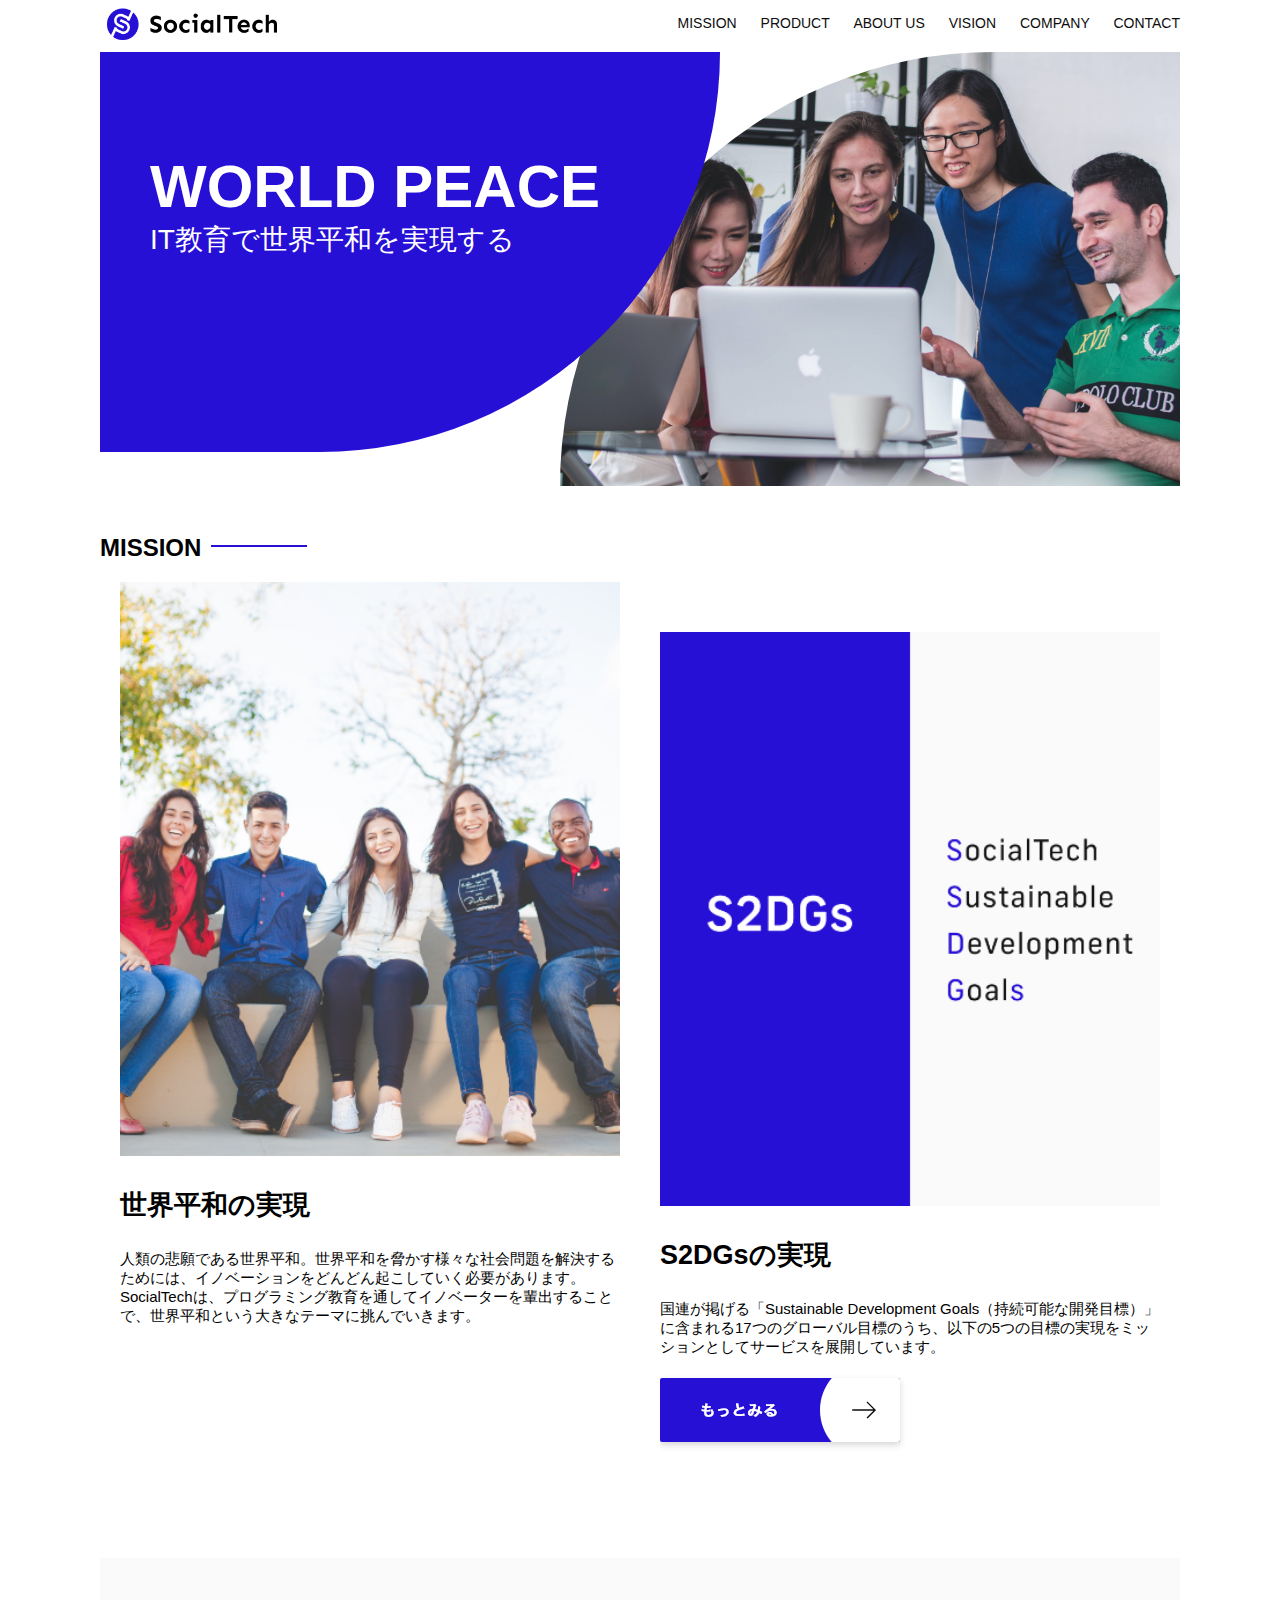
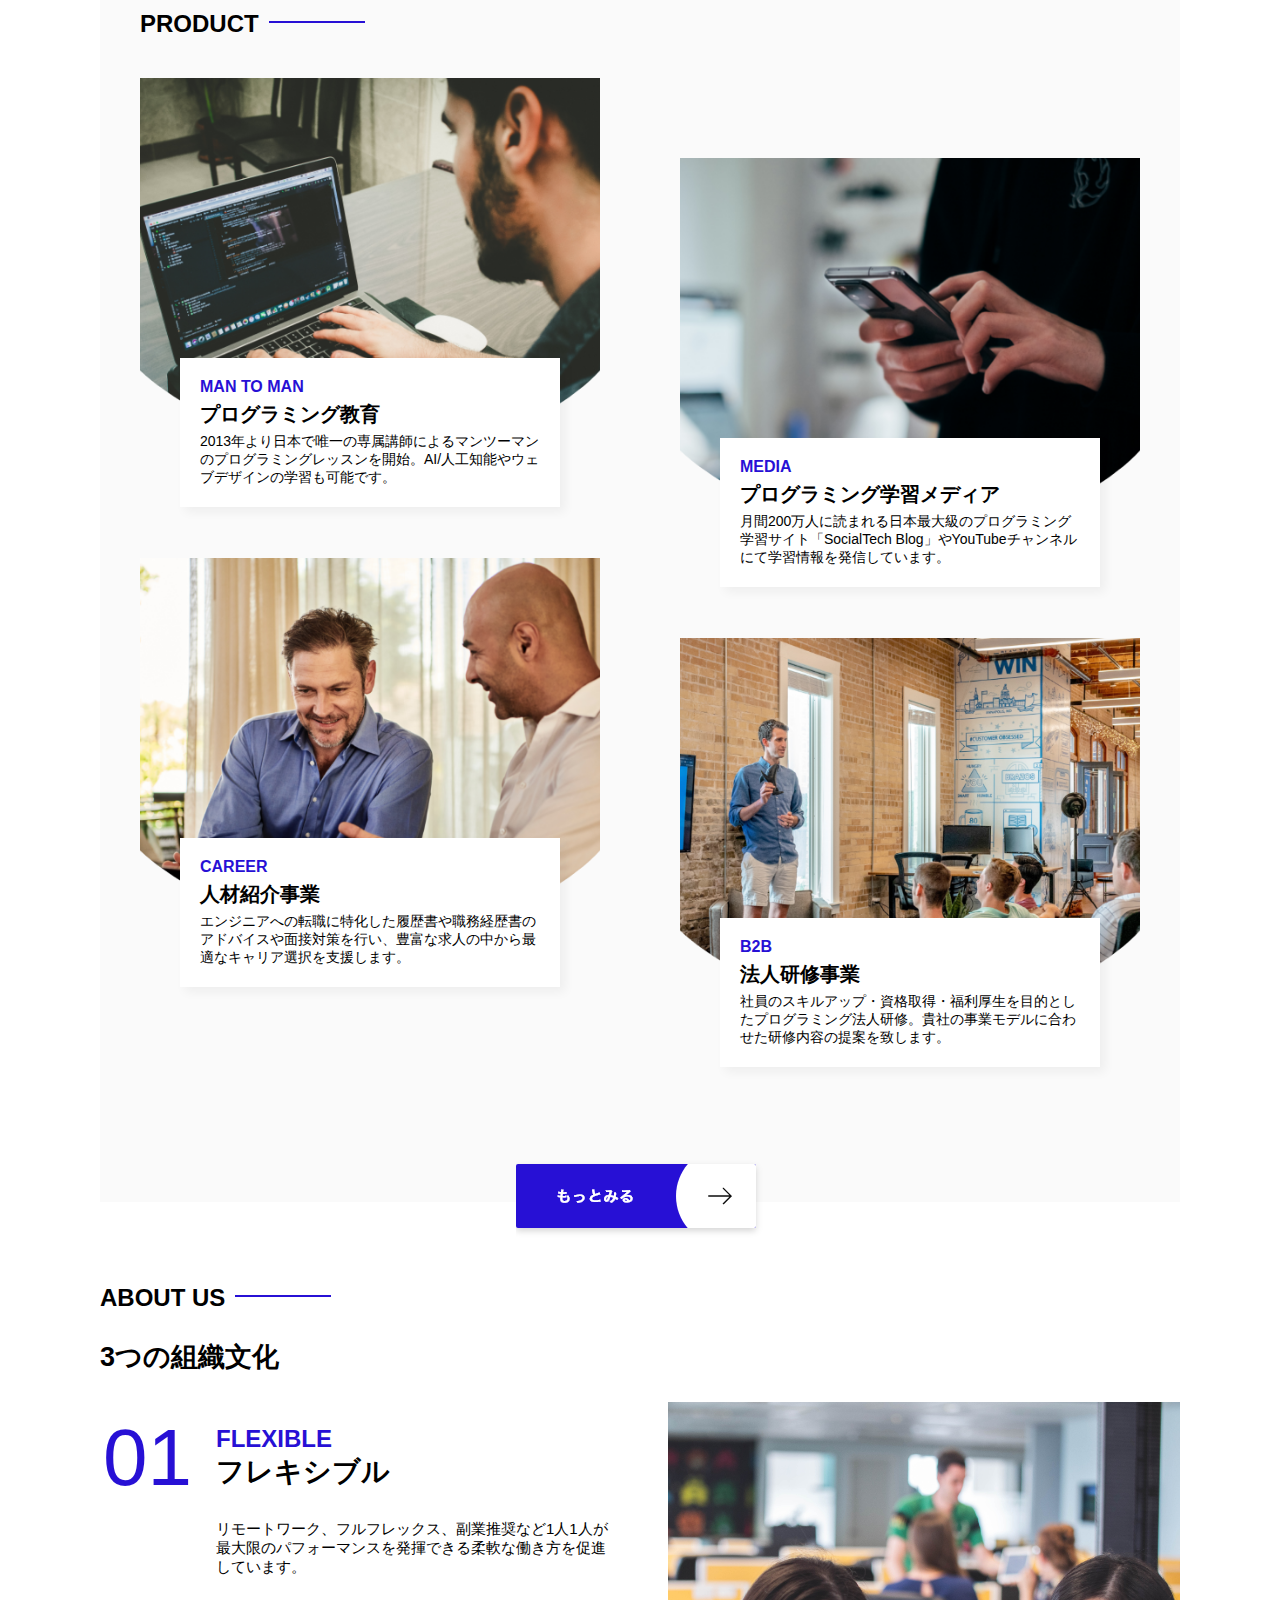
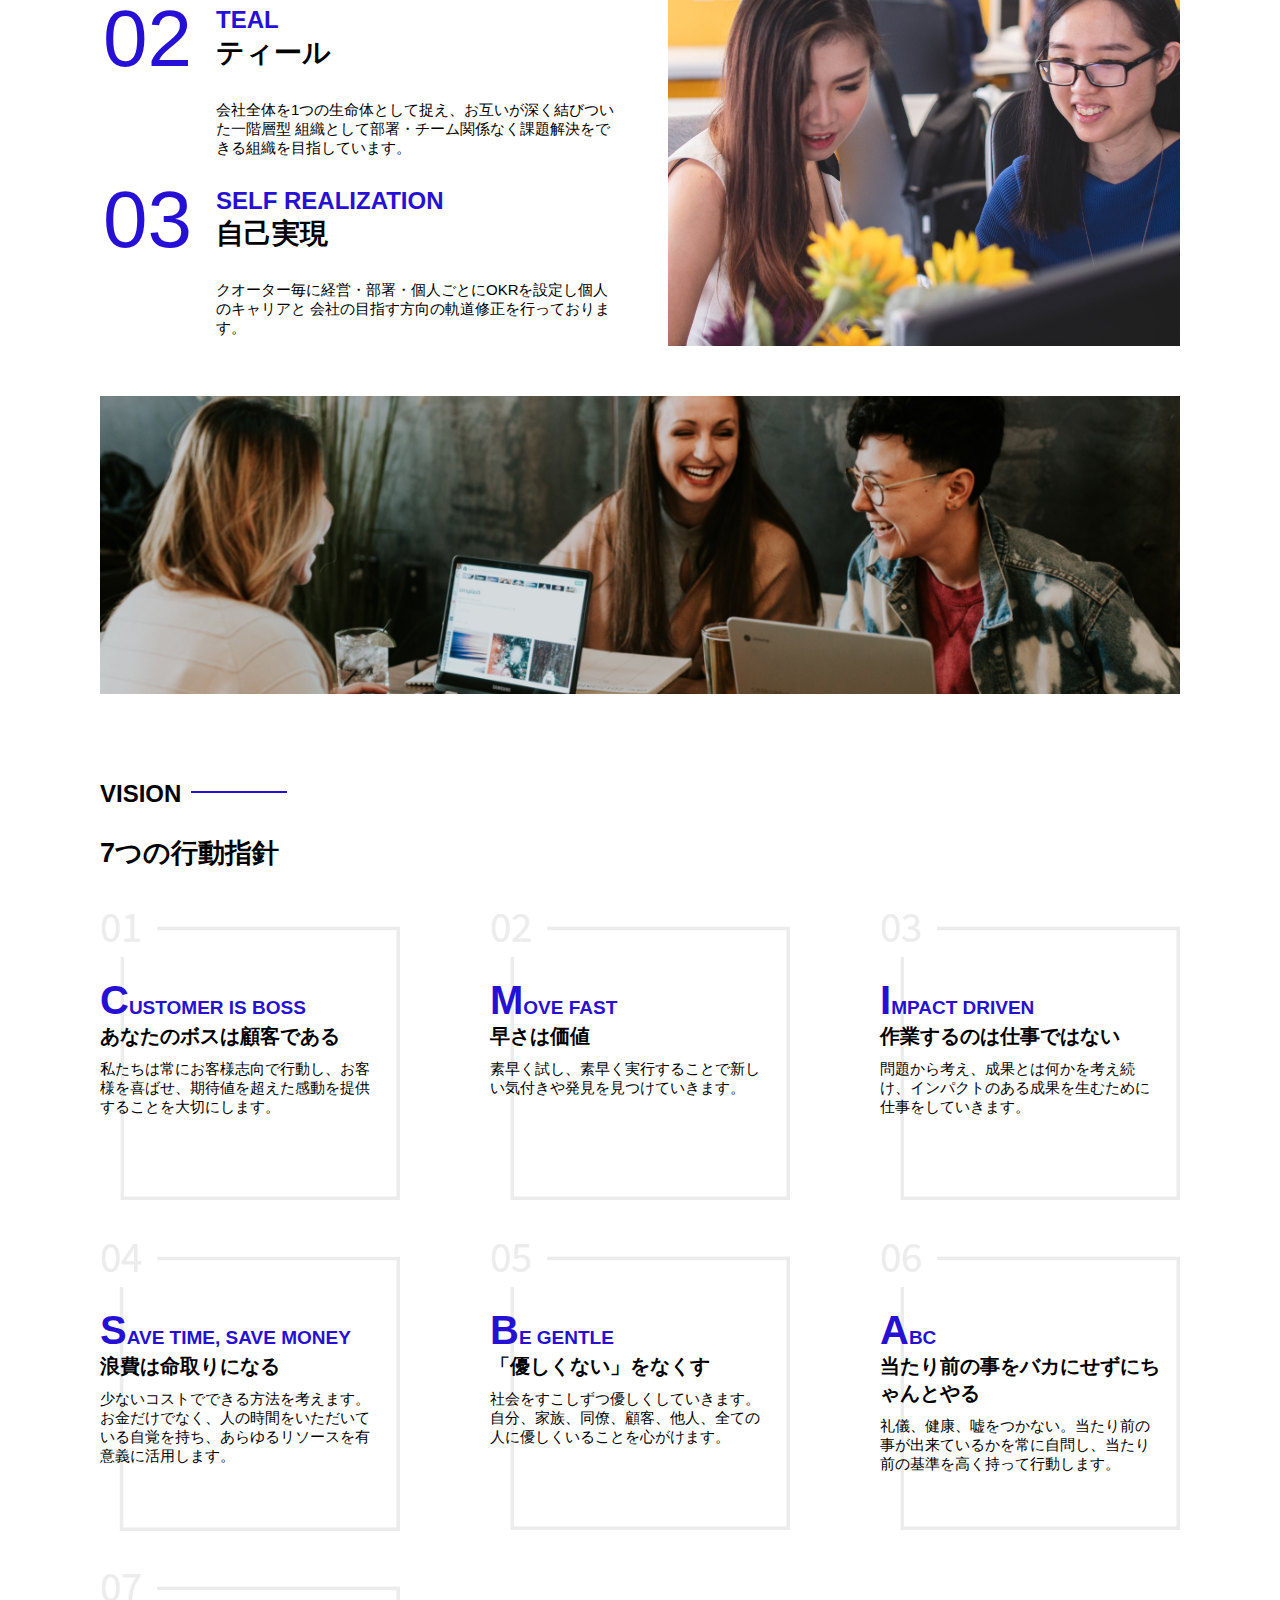
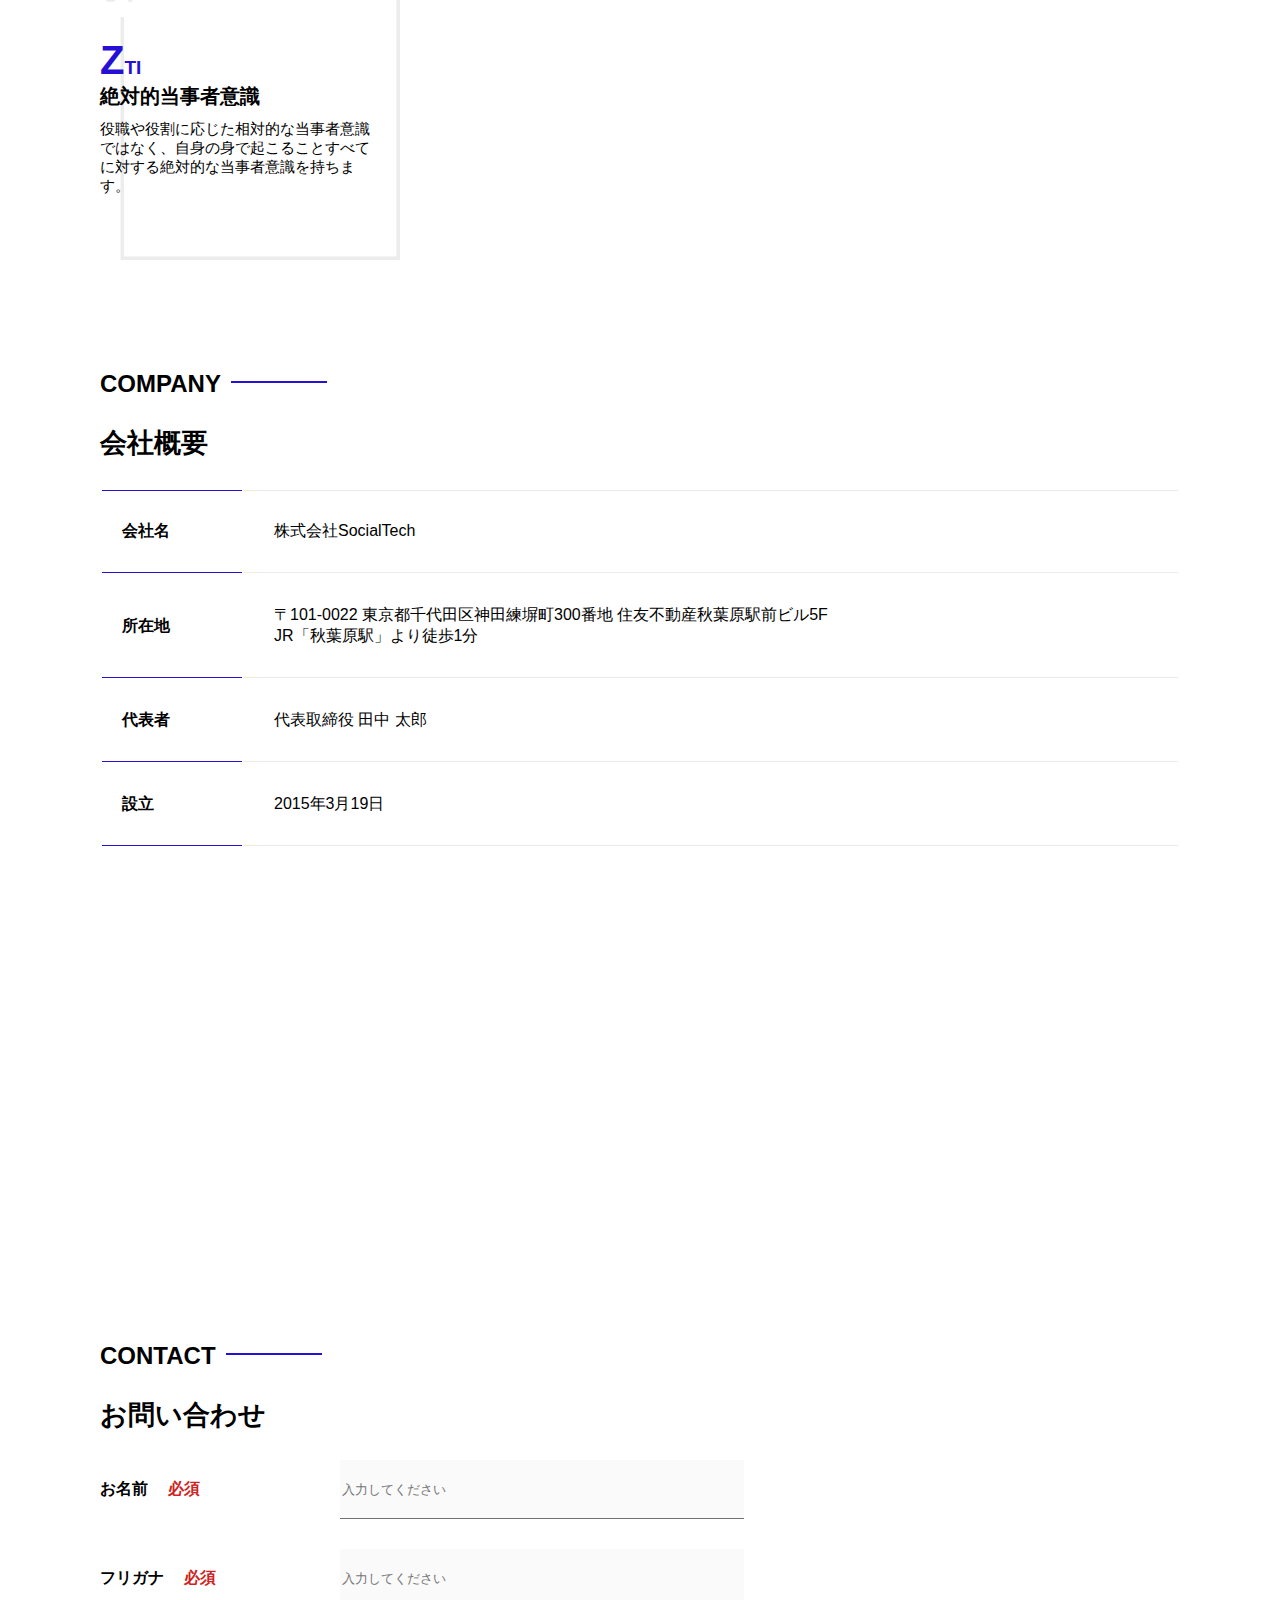
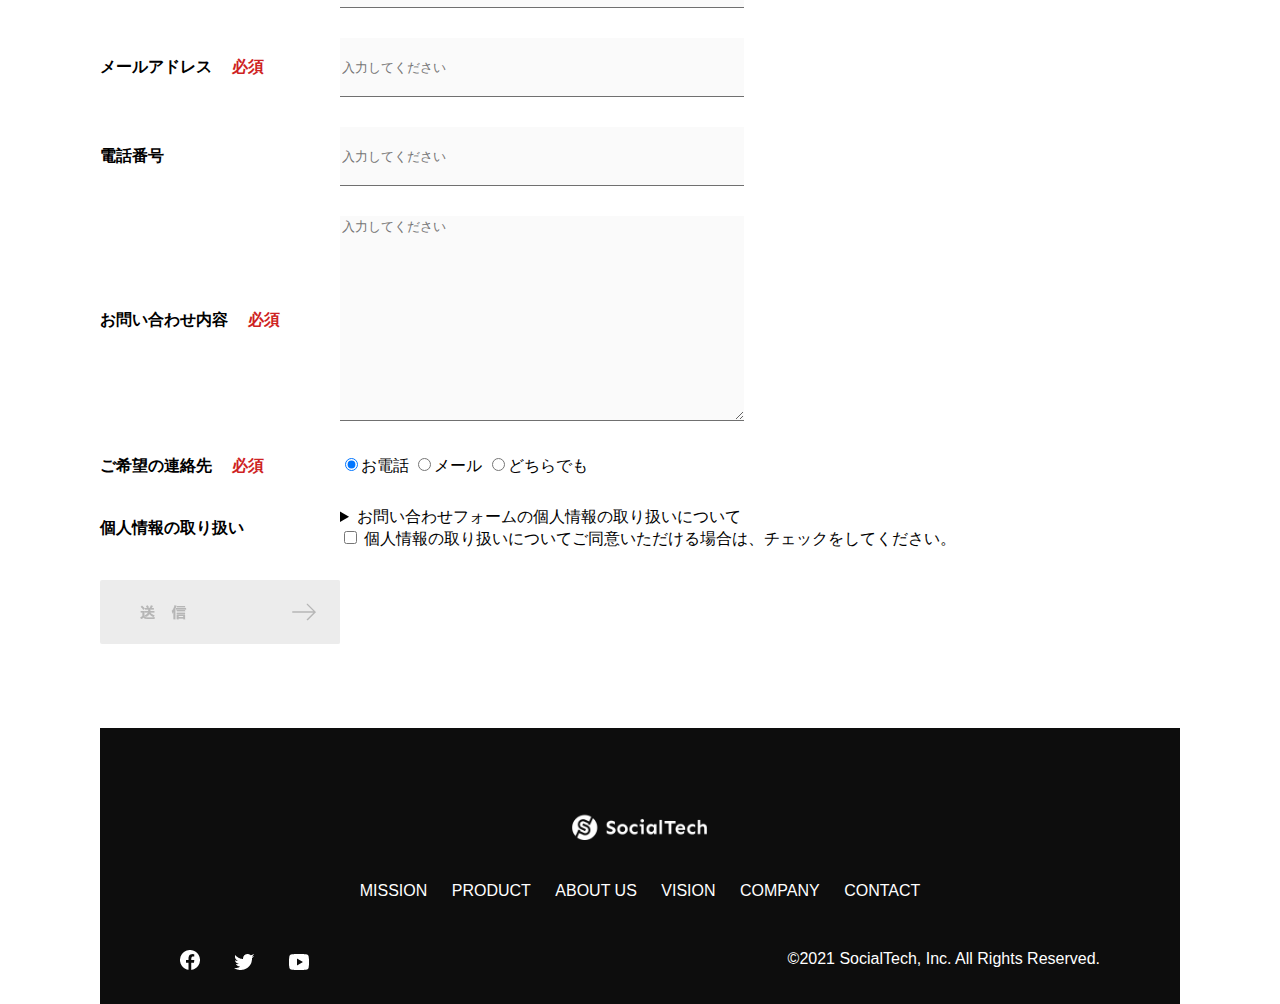
<file: index.html>
<!DOCTYPE html>
<html>
<head>
   <title>SocialTech</title>
   <meta charset="UTF-8">
   <meta name="description" content="SocialTechはEdTech業界のリーディングカンパニーを目指します。">
   <meta name="viewport" content="width=device-width, initial-scale=1.0">
   <link rel="stylesheet" href="style.css">
</head>
<body>
  <!-- ヘッダー -->
  <header>
    <!-- ロゴ -->
    <a href="index.html" id="logo"><img src="images/logo.png" alt="トップページに戻る"></a>

    <!-- PC用ナビゲーション -->
    <nav id="nav-pc">
      <a href="mission.html">MISSION</a>
      <a href="product.html">PRODUCT</a>
      <a href="index.html#aboutus">ABOUT US</a>
      <a href="index.html#vision">VISION</a>
      <a href="index.html#company">COMPANY</a>
      <a href="index.html#contact">CONTACT</a>
    </nav>
     <!-- スマホ用メニューボタン -->
     <img id="menu-sp" src="images/button-menu.png" alt="ナビゲーションを開く" onclick="document.getElementById('nav-sp').style.display = 'block'">
      <!-- スマホ用ナビゲーション -->
      <nav id="nav-sp">
        <img id="close" src="images/button-close.png" alt="ナビゲーションを閉じる" onclick="document.getElementById('nav-sp').style.display = 'none'">
        <a id="logo-sp" href="index.html" onclick="document.getElementById('nav-sp').style.display = 'none'"><img
            src="images/logo-sp.png" alt="トップページに戻る"></a>
        <a class="menu" href="mission.html" onclick="document.getElementById('nav-sp').style.display = 'none'">MISSION</a>
        <a class="menu" href="product.html" onclick="document.getElementById('nav-sp').style.display = 'none'">PRODUCT</a>
        <a class="menu" href="index.html#aboutus" onclick="document.getElementById('nav-sp').style.display = 'none'">ABOUT
          US</a>
        <a class="menu" href="index.html#vision"
          onclick="document.getElementById('nav-sp').style.display = 'none'">VISION</a>
        <a class="menu" href="index.html#company"
          onclick="document.getElementById('nav-sp').style.display = 'none'">COMPANY</a>
        <a class="menu" href="index.html#contact"
          onclick="document.getElementById('nav-sp').style.display = 'none'">CONTACT</a>
        <div id="sns">
          <a href="https://www.facebook.com/sejuku2013"><img src="images/button-facebook.png" alt="Facebookのリンク"></a>
          <a href="https://twitter.com/samuraijuku"><img src="images/button-twitter.png" alt="Twitterのリンク"></a>
          <a href="https://www.youtube.com/channel/UCCFOQO5aDK0xXam4cUQXT8g"><img src="images/button-youtube.png" alt="YouTubeのリンク"></a>
        </div>
      </nav>
    </header>
 <main>
  <article>
     <!-- メインビジュアル -->
     <section id="main-visual">
      <div id="main-message">
        <h1>WORLD PEACE</h1>
        <p>IT教育で世界平和を実現する</p>
    </div>
    <img src="images/index/index-main.png" alt="PCの周りに集まる多国籍の仲間たち">
  </section>
    <!--ミッション-->
    <section id="mission">
      <h2 class="index-h2">MISSION</h2>
      <div id="mission-flex">
        <div>
          <img id="mission-photo" src="images/index/index-mission.png" alt="屋外のベンチで写真を撮影する多国籍の仲間たち">
          <h3>世界平和の実現</h3>
          <p>
            人類の悲願である世界平和。世界平和を脅かす様々な社会問題を解決するためには、イノベーションをどんどん起こしていく必要があります。SocialTechは、プログラミング教育を通してイノベーターを輩出することで、世界平和という大きなテーマに挑んでいきます。
          </p>
        </div>
        <div>
           <img id="s2dgs" src="images/index/s2dgs.png" alt="S2DGs">
           <h3>S2DGsの実現</h3>
           <p>国連が掲げる「Sustainable Development Goals（持続可能な開発目標）」に含まれる17つのグローバル目標のうち、以下の5つの目標の実現をミッションとしてサービスを展開しています。</p>
           <a href="mission.html">
             <img src="images/button-more.png" alt="もっとみる">
           </a>
       </div>
     </div>
     </section>
      <!-- プロダクト -->
      <section id="product">
        <h2 class="index-h2">PRODUCT</h2>
        <div>
          <div id="product-left">
            <div>
              <img class="product-photo" src="images/index/index-mantoman.png" alt="PCでコードを書く男性">
              <div class="product-explain">
                <span>MAN TO MAN</span>
                <h3>プログラミング教育</h3>
                <p>2013年より日本で唯一の専属講師によるマンツーマンのプログラミングレッスンを開始。AI/人工知能やウェブデザインの学習も可能です。</p>
              </div>
            </div>
            <div>
              <img class="product-photo" src="images/index/index-career.png" alt="笑顔で話し合う2人の男性">
              <div class="product-explain">
                <span>CAREER</span>
                <h3>人材紹介事業</h3>
                <p>エンジニアへの転職に特化した履歴書や職務経歴書のアドバイスや面接対策を行い、豊富な求人の中から最適なキャリア選択を支援します。</p>
              </div>
            </div>
          </div>
          <div id="product-right">
            <div>
              <img class="product-photo" src="images/index/index-media.png" alt="スマートフォンを操作する人">
              <div class="product-explain">
                <span>MEDIA</span>
                <h3>プログラミング学習メディア</h3>
                <p>月間200万人に読まれる日本最大級のプログラミング学習サイト「SocialTech Blog」やYouTubeチャンネルにて学習情報を発信しています。</p>
              </div>
            </div>
            <div>
              <img class="product-photo" src="images/index/index-b2b.png" alt="講演中の男性とそれを聴く人々">
              <div class="product-explain">
                <span>B2B</span>
                <h3>法人研修事業</h3>
                <p>社員のスキルアップ・資格取得・福利厚生を目的としたプログラミング法人研修。貴社の事業モデルに合わせた研修内容の提案を致します。</p>
              </div>
            </div>
          </div>
        </div>
        <div>
          <a id="product-more" href="product.html">
            <img src="images/button-more.png" alt="もっとみる">
          </a>
          </div>
        </div>
      </section>
       <!---ABOUT US-->
       <section id="aboutus">
        <h2 class="index-h2">ABOUT US</h2>
        <h3>3つの組織文化</h3>
        <div>
          <table class="culture-table">
            <tr>
              <td>
                <span class="culture-num">01</span>
              </td>
              <td>
                <span class="culture-en">FLEXIBLE</span>
                <span class="culture-jp">フレキシブル</span>
              </td>
            </tr>
            <tr>
              <td>
                <!--空のセル-->
              </td>
              <td>
                <p class="culture-description">
                  リモートワーク、フルフレックス、副業推奨など1人1人が最大限のパフォーマンスを発揮できる柔軟な働き方を促進しています。
                </p>
              </td>
            </tr>
            <tr>
              <td>
                <span class="culture-num">02</span>
              </td>
              <td>
                <span class="culture-en">TEAL</span>
                <span class="culture-jp">ティール</span>
              </td>
            </tr>
            <tr>
              <td>
                <!--空のセル-->
              </td>
              <td>
                <p class="culture-description">
                  会社全体を1つの生命体として捉え、お互いが深く結びついた一階層型
                  組織として部署・チーム関係なく課題解決をできる組織を目指しています。
                </p>
              </td>
            </tr>
            <tr>
              <td>
                <span class="culture-num">03</span>
              </td>
              <td>
                <span class="culture-en">SELF REALIZATION</span>
                <span class="culture-jp">自己実現</span>
              </td>
            </tr>
            <tr>
              <td>
                <!--空のセル-->
              </td>
              <td>
                <p class="culture-description">
                  クオーター毎に経営・部署・個人ごとにOKRを設定し個人のキャリアと
                  会社の目指す方向の軌道修正を行っております。
                </p>
              </td>
            </tr>
          </table>
          <img class="culture-img" src="images/index/index-aboutus1.png" alt="笑顔で話し合う2人の女性">
        </div>
        <img class="culture-img2" src="images/index/index-aboutus2.png" alt="笑顔で話し合う3人の男女">
      </section>
      <!-- VISION -->
      <section id="vision">
        <h2 class="index-h2">VISION</h2>
        <h3>7つの行動指針</h3>
        <div>
          <div class="vision-box">
            <img src="images/index/vision-01.png" alt="01">
            <span>
              <h4>CUSTOMER IS BOSS</h4>
              <h5>あなたのボスは顧客である</h5>
              <p>私たちは常にお客様志向で行動し、お客様を喜ばせ、期待値を超えた感動を提供することを大切にします。</p>
            </span>
          </div>
          <div class="vision-box">
            <img src="images/index/vision-02.png" alt="02">
            <span>
              <h4>MOVE FAST</h4>
              <h5>早さは価値</h5>
              <p>素早く試し、素早く実行することで新しい気付きや発見を見つけていきます。</p>
            </span>
          </div>
          <div class="vision-box">
            <img src="images/index/vision-03.png" alt="03">
            <span>
              <h4>IMPACT DRIVEN</h4>
              <h5>作業するのは仕事ではない</h5>
              <p>問題から考え、成果とは何かを考え続け、インパクトのある成果を生むために仕事をしていきます。</p>
            </span>
          </div>
          <div class="vision-box">
            <img src="images/index/vision-04.png" alt="04">
            <span>
              <h4>SAVE TIME, SAVE MONEY</h4>
              <h5>浪費は命取りになる</h5>
              <p>少ないコストでできる方法を考えます。お金だけでなく、人の時間をいただいている自覚を持ち、あらゆるリソースを有意義に活用します。</p>
            </span>
          </div>
          <div class="vision-box">
            <img src="images/index/vision-05.png" alt="05">
            <span>
              <h4>BE GENTLE</h4>
              <h5>「優しくない」をなくす</h5>
              <p>社会をすこしずつ優しくしていきます。自分、家族、同僚、顧客、他人、全ての人に優しくいることを心がけます。</p>
            </span>
          </div>
          <div class="vision-box">
            <img src="images/index/vision-06.png" alt="06">
            <span>
              <h4>ABC</h4>
              <h5>当たり前の事をバカにせずにちゃんとやる</h5>
              <p>礼儀、健康、嘘をつかない。当たり前の事が出来ているかを常に自問し、当たり前の基準を高く持って行動します。</p>
            </span>
          </div>
          <div class="vision-box">
            <img src="images/index/vision-07.png" alt="07">
            <span>
              <h4>ZTI</h4>
              <h5>絶対的当事者意識</h5>
              <p>役職や役割に応じた相対的な当事者意識ではなく、自身の身で起こることすべてに対する絶対的な当事者意識を持ちます。</p>
            </span>
          </div>
        </div>
      </section>
        <!-- COMPANY -->
        <section id="company">
          <h2 class="index-h2">COMPANY</h2>
          <h3>会社概要</h3>
          <table id="company-table">
            <tr>
              <th class="tableheader-first">会社名</th>
              <td class="cell-first">株式会社SocialTech</td>
            </tr>
            <tr>
              <th class="tableheader">所在地</th>
              <td class="cell">〒101-0022 東京都千代田区神田練塀町300番地 住友不動産秋葉原駅前ビル5F<br>JR「秋葉原駅」より徒歩1分</td>
            </tr>
            <tr>
              <th class="tableheader">代表者</th>
              <td class="cell">代表取締役 田中 太郎</td>
            </tr>
            <tr>
              <th class="tableheader">設立</th>
              <td class="cell">2015年3月19日</td>
            </tr>
          </table>
          <iframe
           src="https://www.google.com/maps/embed?pb=!1m18!1m12!1m3!1d3240.0688551336807!2d139.7720776771055!3d35.69992317258124!2m3!1f0!2f0!3f0!3m2!1i1024!2i768!4f13.1!3m3!1m2!1s0x60188fee13660e23%3A0x77137876edf742ac!2z5L2P5Y-L5LiN5YuV55Sj56eL6JGJ5Y6f6aeF5YmN44OT44Or!5e0!3m2!1sja!2sjp!4v1704858013291!5m2!1sja!2sjp"
           style="border:0;" allowfullscreen="" loading="lazy">
         </iframe>
        </section>
        <!-- お問い合わせフォーム -->
       <section id="contact">
        <h2 class="index-h2">CONTACT</h2>
        <h3>お問い合わせ</h3>
        <form>
          <div>
            <div class="contact-heading">
              <label class="contact-label">お名前<span class="contact-span">必須</span></label>
            </div>
            <div>
              <input type="text" name="name" placeholder="入力してください" class="contact-textbox">
            </div>
          </div>
          <div>
            <div class="contact-heading">
              <label class="contact-label">フリガナ<span class="contact-span">必須</span></label>
            </div>
            <div>
              <input type="text" name="hurigana" placeholder="入力してください" class="contact-textbox">
            </div>
          </div>
          <div>
            <div class="contact-heading">
              <label class="contact-label">メールアドレス<span class="contact-span">必須</span></label>
            </div>
            <div>
              <input type="text" name="email" placeholder="入力してください" class="contact-textbox">
            </div>
          </div>
          <div>
            <div class="contact-heading">
              <label class="contact-label">電話番号</label>
            </div>
            <div>
              <input type="text" name="tel" placeholder="入力してください" class="contact-textbox">
            </div>
          </div>
          <div>
            <div class="contact-heading">
              <label class="contact-label">お問い合わせ内容<span class="contact-span">必須</span></label>
            </div>
            <div>
              <textarea class="contact-textarea" placeholder="入力してください" name="message"></textarea>
            </div>
          </div>
          <div>
            <div class="contact-heading">
              <label class="contact-label">ご希望の連絡先<span class="contact-span">必須</span></label>
            </div>
            <div>
              <input class="radiobutton" type="radio" value="tel" name="contact" checked><label>お電話</label>
              <input class="radiobutton" type="radio" value="mail" name="contact"><label>メール</label>
              <input class="radiobutton" type="radio" value="both" name="contact"><label>どちらでも</label>
            </div>
          </div>
          <div>
            <div class="contact-heading">
              <label class="contact-label">個人情報の取り扱い</label>
            </div>
            <div>
              <details>
                <summary>お問い合わせフォームの個人情報の取り扱いについて</summary>
                <div>
                  <span>１．組織の名称又は氏名</span><br>
                  株式会社SocialTech<br><br>
                  <span>２．個人情報保護管理者（若しくはその代理人）の氏名又は職名、所属及び連絡先
                    鈴木 一郎 コーポレート部</span><br>
                  メールアドレス：samurai@example.com<br>
                  TEL：03-1234-5678<br>
                  <span>３．個人情報の利用目的</span><br>
                  ・本サービス及び本サービスに関連する情報の提供又はそれらに関する連絡のため<br>
                  ・ユーザーの本人確認のため<br>
                  ・当社サービスのご案内のため<br>
                  ・当社の商品等の広告または宣伝（電子メールによるものを含むものとします。）<br><br>
                  <span>４．個人情報の取り扱い業務の委託</span><br>
                  個人情報の取扱業務の全部または一部を外部に業務委託する場合があります。<br>
                  その際、弊社は、個人情報を適切に保護できる管理体制を敷き実行していることを条件として<br>
                  委託先を厳選したうえで、機密保持契約を委託先と締結し、お客様の個人情報を厳密に管理させます。<br><br>
                  <span>５．個人情報の開示等の請求</span><br>
                  お客様は、弊社に対してご自身の個人情報の開示等（利用目的の通知、開示、内容の訂正・追加・削除、利用の停止または消去、第三者への提供の停止）に関して、当社問合わせ窓口に申し出ることができます。<br>
                  その際、弊社はお客様ご本人を確認させていただいたうえで、合理的な期間内に対応いたします。<br><br>
                  なお、個人情報に関する弊社問合わせ先は、次の通りです。<br><br>
                  株式会社SocialTech　個人情報問合せ窓口<br>
                  〒101-0022 東京都千代田区神田練塀町300番地 住友不動産秋葉原駅前ビル5F<br>
                  メールアドレス：samurai@example.com　TEL：03-1234-5678<br><br>
                  <span>６．個人情報を提供されることの任意性について</span><br><br>
                  お客様がご自身の個人情報を弊社に提供されるか否かは、お客様のご判断によりますが、もしご提供されない場合には、適切なサービスが提供できない場合がありますので予めご了承ください。
                </div>
              </details>
              <input type="checkbox" name="agree">
              <span>個人情報の取り扱いについてご同意いただける場合は、チェックをしてください。</span>
            </div>
          </div>
          <input type="image" src="images/button-submit.png" alt="送信する">
        </form>
      </section>
  </article>
  <footer>
    <div id="footer-logo">
      <img src="images/logo-sp.png" alt="SocialTech">
    </div>
    <div id="footer-link">
      <a href="mission.html">MISSION</a>
      <a href="product.html">PRODUCT</a>
      <a href="index.html#aboutus">ABOUT US</a>
      <a href="index.html#vision">VISION</a>
      <a href="index.html#company">COMPANY</a>
      <a href="index.html#contact">CONTACT</a>
    </div>
    <div id="sns-footer">
      <a href="https://www.facebook.com/sejuku2013"><img src="images/button-facebook.png" alt="Facebookのリンク"></a>
      <a href="https://twitter.com/samuraijuku"><img src="images/button-twitter.png" alt="Twitterのリンク"></a>
      <a href="https://www.youtube.com/channel/UCCFOQO5aDK0xXam4cUQXT8g"><img src="images/button-youtube.png" alt="YouTubeのリンク"></a>
      <span id="copyright">&copy;2021 SocialTech, Inc. All Rights Reserved. </span>
    </div>
  </footer>
</main>
</body>
</html>
</file>
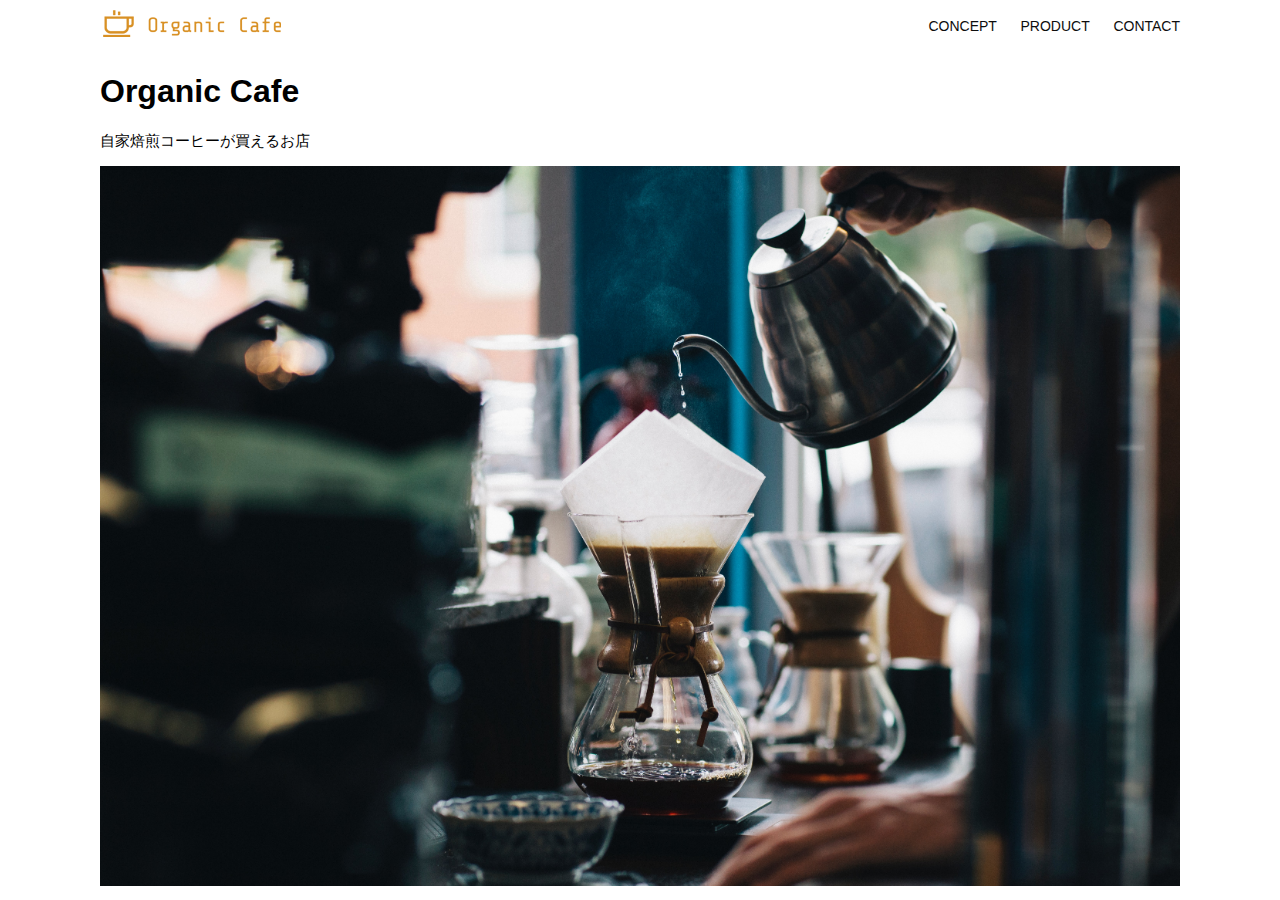
<file: html-css-kadai_013/index.html>
<!DOCTYPE html>
<html>
  <head>
    <title>Organic Cafe</title>
    <meta charset="UTF-8" />
    <meta name="description" content="自家焙煎のコーヒーがお家で楽しめるOrganic Cafe" />
    <meta name="viewport" content="width=device-width, initial-scale=1.0" />
    <link rel="stylesheet" href="style.css" />
  </head>
  <body>
    <!-- ヘッダー -->
    <header>
      <!-- ロゴ -->
      <a href="index.html" id="logo"><img src="images/logo.png" alt="トップページに戻る" /></a>

      <!-- PC用ナビゲーション -->
      <nav id="nav-pc">
        <a href="index.html#concept">CONCEPT</a>
        <a href="index.html#product">PRODUCT</a>
        <a href="index.html#contact">CONTACT</a>
      </nav>

      <!-- スマホ用メニューボタン -->
      <img id="menu-sp" src="images/button-menu.png" alt="ナビゲーションを開く" onclick="document.getElementById('nav-sp').style.display = 'block'" />

      <!-- スマホ用ナビゲーション -->
      <nav id="nav-sp">
        <img id="close" src="images/button-close.png" alt="ナビゲーションを閉じる" onclick="document.getElementById('nav-sp').style.display = 'none'" />
        <a id="logo-sp" href="index.html" onclick="document.getElementById('nav-sp').style.display = 'none'"><img src="images/logo-sp.png" alt="トップページに戻る" /></a>
        <a class="menu" href="index.html#concept" onclick="document.getElementById('nav-sp').style.display = 'none'">CONCEPT</a>
        <a class="menu" href="index.html#product" onclick="document.getElementById('nav-sp').style.display = 'none'">PRODUCT</a>
        <a class="menu" href="index.html#contact" onclick="document.getElementById('nav-sp').style.display = 'none'">CONTACT</a>
      </nav>
    </header>

    <main>
      <article>
        <!-- メインビジュアル -->
        <section id="main-visual">
          <div id="main-message">
            <h1>Organic Cafe</h1>
            <p>自家焙煎コーヒーが買えるお店</p>
          </div>
          <img src="images/main-image.jpg" alt="コーヒーをハンドドリップで淹れる画像" />
        </section>
      </article>
    </main>
  </body>
</html>
</file>
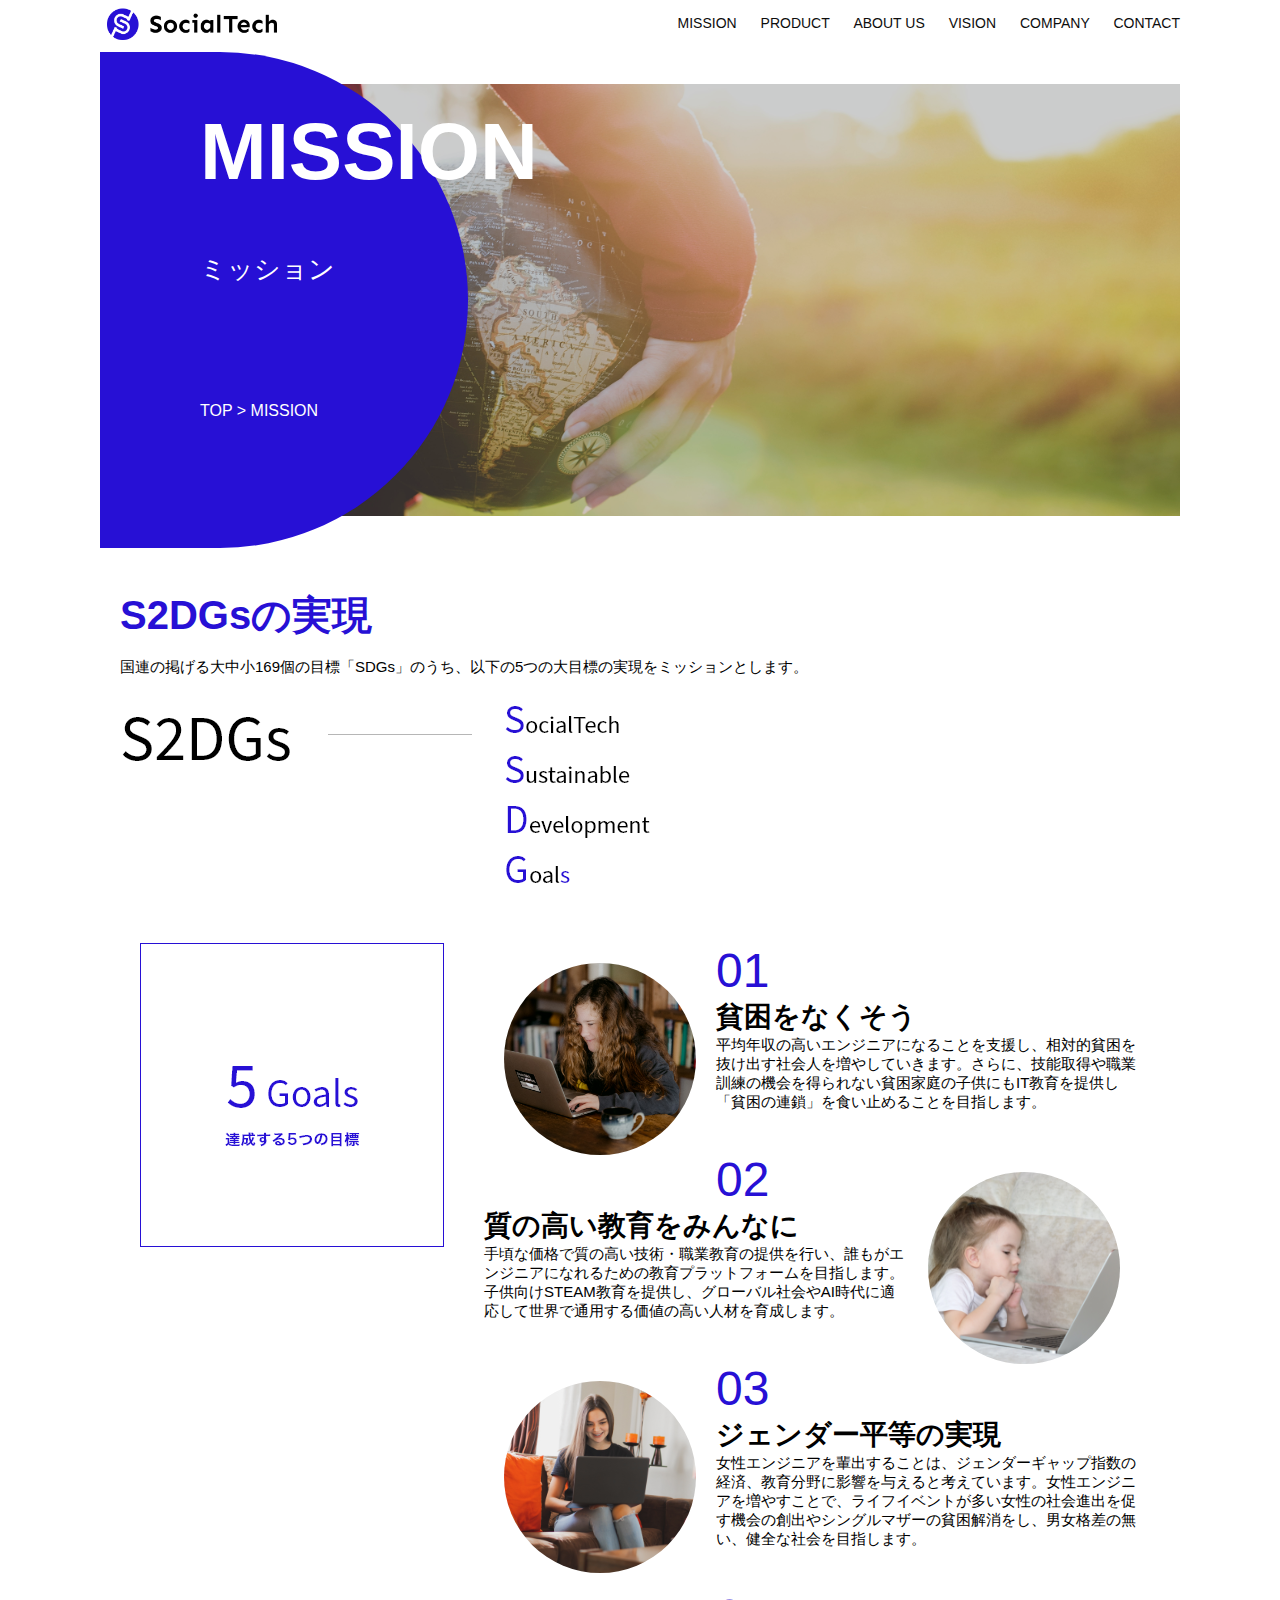
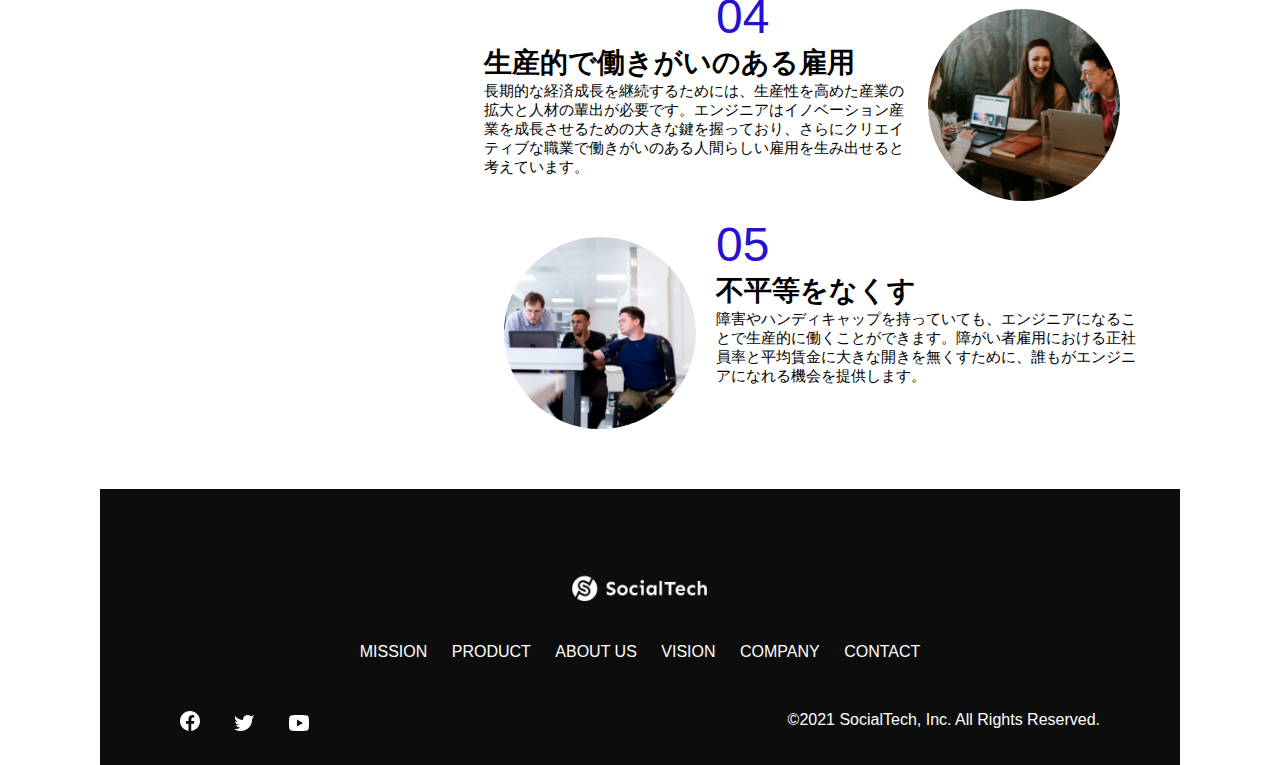
<file: mission.html>
<!DOCTYPE html>
<html>
<head>
  <title>SocialTech - MISSION ミッション -</title>
  <meta charset="UTF-8">
  <meta name="description" content="SocialTechが目指す5つの目標（S2DGs）を紹介します">
  <meta name="viewport" content="width=device-width, initial-scale=1.0">
  <link rel="stylesheet" href="style.css">
</head>

<body>
  <!-- ヘッダー -->
  <header>
    <!-- ロゴ -->
    <a href="index.html" id="logo"><img src="images/logo.png" alt="トップページに戻る"></a>

    <!-- PC用ナビゲーション -->
    <nav id="nav-pc">
      <a href="mission.html">MISSION</a>
      <a href="product.html">PRODUCT</a>
      <a href="index.html#aboutus">ABOUT US</a>
      <a href="index.html#vision">VISION</a>
      <a href="index.html#company">COMPANY</a>
      <a href="index.html#contact">CONTACT</a>
    </nav>

    <!-- スマホ用メニューボタン -->
    <img id="menu-sp" src="images/button-menu.png" alt="ナビゲーションを開く" onclick="document.getElementById('nav-sp').style.display = 'block'">

    <!-- スマホ用ナビゲーション -->
    <nav id="nav-sp">
      <img id="close" src="images/button-close.png" alt="ナビゲーションを閉じる" onclick="document.getElementById('nav-sp').style.display = 'none'">
      <a id="logo-sp" href="index.html" onclick="document.getElementById('nav-sp').style.display = 'none'"><img
          src="images/logo-sp.png" alt="トップページに戻る"></a>
      <a class="menu" href="mission.html" onclick="document.getElementById('nav-sp').style.display = 'none'">MISSION</a>
      <a class="menu" href="product.html" onclick="document.getElementById('nav-sp').style.display = 'none'">PRODUCT</a>
      <a class="menu" href="index.html#aboutus" onclick="document.getElementById('nav-sp').style.display = 'none'">ABOUT
        US</a>
      <a class="menu" href="index.html#vision"
        onclick="document.getElementById('nav-sp').style.display = 'none'">VISION</a>
      <a class="menu" href="index.html#company"
        onclick="document.getElementById('nav-sp').style.display = 'none'">COMPANY</a>
      <a class="menu" href="index.html#contact"
        onclick="document.getElementById('nav-sp').style.display = 'none'">CONTACT</a>
      <div id="sns">
        <a href="https://www.facebook.com/sejuku2013"><img src="images/button-facebook.png" alt="Facebookのリンク"></a>
        <a href="https://twitter.com/samuraijuku"><img src="images/button-twitter.png" alt="Twitterのリンク"></a>
        <a href="https://www.youtube.com/channel/UCCFOQO5aDK0xXam4cUQXT8g"><img src="images/button-youtube.png" alt="YouTubeのリンク"></a>
      </div>
    </nav>
  </header>
  <main>
    <article>
        <section id="mission-main">
            <div id="mission-title">
              <h1>MISSION</h1>
              <span>ミッション</span>
              <div>TOP > MISSION</div>
            </div>
          </section>
          <section id="mission-s2dgs">
            <h2 class="mission-h2">S2DGsの実現</h2>
            <p>国連の掲げる大中小169個の目標「SDGs」のうち、以下の5つの大目標の実現をミッションとします。</p>
            <img src="images/mission/mission-s2dgs.png" alt="S2DGs">
          </section>
          <section id="mission-5goals">
            <div>
              <img id="s2dgs-image" src="images/mission/mission-5goals.png" alt="5Goals">
            </div>
            <div>
                <div>
                  <img class="fivegoals-image-left" src="images/mission/mission-5goals01.png" alt="PCを操作する女の子">
                  <span class="fivegoals-number">01</span>
                  <h3 class="fivegoals-h3">貧困をなくそう</h3>
                  <p class="fivegoals-p">
                    平均年収の高いエンジニアになることを支援し、相対的貧困を抜け出す社会人を増やしていきます。さらに、技能取得や職業訓練の機会を得られない貧困家庭の子供にもIT教育を提供し「貧困の連鎖」を食い止めることを目指します。
                  </p>
                </div>
        
                <div>
                  <img class="fivegoals-image-right" src="images/mission/mission-5goals02.png" alt="PCを見つめる小さい女の子">
                  <span class="fivegoals-number">02</span>
                  <h3 class="fivegoals-h3">質の高い教育をみんなに</h3>
                  <p class="fivegoals-p">
                    手頃な価格で質の高い技術・職業教育の提供を行い、誰もがエンジニアになれるための教育プラットフォームを目指します。子供向けSTEAM教育を提供し、グローバル社会やAI時代に適応して世界で通用する価値の高い人材を育成します。
                  </p>
                </div>
        
                <div>
                  <img class="fivegoals-image-left" src="images/mission/mission-5goals03.png" alt="PCを操作する女性">
                  <span class="fivegoals-number">03</span>
                  <h3 class="fivegoals-h3">ジェンダー平等の実現</h3>
                  <p class="fivegoals-p">
                    女性エンジニアを輩出することは、ジェンダーギャップ指数の経済、教育分野に影響を与えると考えています。女性エンジニアを増やすことで、ライフイベントが多い女性の社会進出を促す機会の創出やシングルマザーの貧困解消をし、男女格差の無い、健全な社会を目指します。
                  </p>
                </div>
        
                <div>
                  <img class="fivegoals-image-right" src="images/mission/mission-5goals04.png" alt="笑顔で話し合う3人の男女">
                  <span class="fivegoals-number">04</span>
                  <h3 class="fivegoals-h3">生産的で働きがいのある雇用</h3>
                  <p class="fivegoals-p">
                    長期的な経済成長を継続するためには、生産性を高めた産業の拡大と人材の輩出が必要です。エンジニアはイノベーション産業を成長させるための大きな鍵を握っており、さらにクリエイティブな職業で働きがいのある人間らしい雇用を生み出せると考えています。
                  </p>
                </div>
        
                <div>
                  <img class="fivegoals-image-left" src="images/mission/mission-5goals05.png" alt="障害を持つ男性が生き生きと働く様子">
                  <span class="fivegoals-number">05</span>
                  <h3 class="fivegoals-h3">不平等をなくす</h3>
                  <p class="fivegoals-p">
                    障害やハンディキャップを持っていても、エンジニアになることで生産的に働くことができます。障がい者雇用における正社員率と平均賃金に大きな開きを無くすために、誰もがエンジニアになれる機会を提供します。
                  </p>
                </div>
              </div>
          </section>
    </article>
    <footer>
      <div id="footer-logo">
        <img src="images/logo-sp.png" alt="SocialTech">
      </div>
      <div id="footer-link">
        <a href="mission.html">MISSION</a>
        <a href="product.html">PRODUCT</a>
        <a href="index.html#aboutus">ABOUT US</a>
        <a href="index.html#vision">VISION</a>
        <a href="index.html#company">COMPANY</a>
        <a href="index.html#contact">CONTACT</a>
      </div>
      <div id="sns-footer">
        <a href="https://www.facebook.com/sejuku2013"><img src="images/button-facebook.png" alt="Facebookのリンク"></a>
        <a href="https://twitter.com/samuraijuku"><img src="images/button-twitter.png" alt="Twitterのリンク"></a>
        <a href="https://www.youtube.com/channel/UCCFOQO5aDK0xXam4cUQXT8g"><img src="images/button-youtube.png" alt="YouTubeのリンク"></a>
        <span id="copyright">&copy;2021 SocialTech, Inc. All Rights Reserved. </span>
      </div>
    </footer>
  </main>
</body>

</html>
</file>
<file: style.css>
/* PC、スマホ共通スタイル */
 body {
  font-family: "Source Sans Pro", "Hiragino Kaku Gothic ProN", Meiryo, Arial, sans-serif;
}

p {
  font-size: 15px;
}
/*================
 PC用のスタイル 
=================*/
@media screen and (min-width: 768px) {
  /* 横幅設定 */
  body {
    max-width: 1080px;
    min-width: 960px;
    margin: 0 auto 0 auto;
  }
  
  /* ヘッダー */
  header {
    display: flex;
    justify-content: space-between;
  }
   /* ナビゲーションのレイアウト */
   #nav-pc {
    font-size: 14px;
    padding-top: 15px;
  }
  
  /* ナビゲーションのリンクの装飾設定 */
  #nav-pc > a {
    text-decoration: none;
    margin-left: 20px;
  }
  #nav-pc > a:link {
    color: #0d0d0d;
  }
  #nav-pc > a:visited {
    color: #0d0d0d;
  }
  #nav-pc > a:hover {
    color: #0d0d0d;
    text-decoration: underline;
  }
  #nav-pc > a:active {
    color: #0d0d0d;
  }

   /* スマホ用ナビを非表示 */
   #nav-sp,
   #menu-sp {
     display: none;
   }
   /* メインビジュアル*/
   #main-visual {
    position: relative;
    height: 400px;
  }
  #main-message {
    position: absolute;
    top: 0;
    left: 0;
    background-color: #2710d5;
    color: #ffffff;
    border-radius: 0 0 476px 0;
    max-width: 620px;
    height: 100%;
    width: 100%;
    z-index: 11;
  }
  #main-message > h1 {
    font-size: 60px;
    font-weight: bold;
    margin: 100px 0 0 50px;
  }
  #main-message > p { 
    font-size: 28px;
    margin: 0 0 0 50px;
  }
  #main-visual > img {
    max-width: 620px;
    border-radius: 476px 0 0 0;
    position: absolute;
    top: 0;
    right: 0;
    z-index: 10;
  }
 /* 見出し */
 h2 {
  margin: 40px 0 0 0;
}

h2::after {
  content: url("images/line.png");
  margin-left: 10px;
}

h3 {
  font-size: 27px;
}
 /* ミッション */
 #mission {
  margin: 80px auto 80px auto;
  width: 100%;
}

#mission-flex {
  width: 100%;
  display: flex;
}
#mission-flex > div {
  width: 50%;
  margin: 20px;
}

#mission-photo {
  width: 100%;
}

#s2dgs {
  margin-top: 50px;
  width: 100%;
}
  /* プロダクト */
  #product {
    background-color: #fafafa;
    margin: 80px 0 80px 0;
    padding: 10px 40px 0px 40px;
  }
  
  /* 外枠 */
  #product > div {
    margin-top: 40px;
    display: flex;
  }
  
  /* 左のカラム */
  #product-left {
    width: 50%;
    margin-right: 20px;
  }
  
  /* 右のカラム */
  #product-right {
    width: 50%;
    margin-left: 20px;
    margin-top: 80px;
  }
  
  /* 画像＋説明の枠 */
  #product-left > div {
    position: relative;
    height: 480px;
    margin-right: 20px;
  }
  #product-right > div {
    position: relative;
    height: 480px;
    margin-left: 20px;
  }
 /* 画像 */
 .product-photo {
  width: 100%;
}
/* 説明文の枠 */
.product-explain {
  background-color: #ffffff;
  position: absolute;
  left: 0;
  top: 280px;
  margin: 0 40px 0 40px;
  padding: 20px;
  box-shadow: 5px 5px 10px rgba(0, 0, 0, 0.05);
}

/* 説明文の英語 */
.product-explain > span {
  color: #2710d5;
  font-weight: bold;
  font-size: 16px;
  margin: 0;
}

/* 説明文の見出し */
.product-explain > h3 {
  font-size: 20px;
  margin: 5px 0 5px 0;
}

/* 説明文 */
.product-explain > p {
  font-size: 14px;
  margin: 0;
}

/* 「もっとみる」ボタン */
#product-more {
  margin: 0 auto -42px auto;
}
 /* ABOUT US */
 #aboutus {
  margin: 80px auto 80px auto;
}

/* 3つの組織文化と画像を入れる枠 */
#aboutus > div {
  display: flex;
}
/* 画像 */
.culture-img {
  width: 100%;
  align-self: flex-start;
}

.culture-img2 {
  margin-top: 50px;
  width: 100%;
}
  /* 3つの組織文化の表 */
  .culture-table {
    margin-right: 50px;
  }
   /* 番号 */
   .culture-num {
    font-size: 80px;
    color: #2710d5;
    margin: 0 20px 0 0;
  }
  
  /* 組織文化英語 */
  .culture-en {
    color: #2710d5;
    font-weight: bold;
    font-size: 24px;
    display: block;
  }
  
  /* 組織文化日本語 */
  .culture-jp {
    font-size: 28px;
    font-weight: bold;
  }
  
  /* 説明文 */
  .culture-description {
    margin: 0;
  }
   /* ビジョン */
   #vision {
    margin: 80px auto 80px auto;
  }
  
  /* セクション内の外枠 */
  #vision > div {
    width: 100%;
    display: flex;
    justify-content: space-between;
    flex-wrap: wrap;
  }
  
  /* 7つの行動指針の枠 */
  .vision-box {
    width: 300px;
    height: 300px;
    margin-bottom: 30px;
    position: relative;
  }
  .vision-box > img {
    width: 100%;
    height: auto;
    position: absolute;
    top: 0;
    left: 0;
    z-index: 30;
  }
  
  .vision-box > span {
    position: absolute;
    top: 0;
    left: 0;
    z-index: 31;
    margin-right: 20px;
  }
  
  .vision-box > span > h4 {
    color: #2710d5;
    font-size: 19px;
    margin: 80px 0 0 0;
  }
  
  .vision-box > span > h4::first-letter {
    font-size: 40px;
  }
  
  .vision-box > span > h5 {
    font-size: 20px;
    margin: 0 0 0 0;
  }
  
  .vision-box > span > p {
    margin: 10px 0 0 0;
  }
  /* 会社概要 */
  #company {
    margin: 80px auto 80px auto;
  }
  #company-table {
    width: 100%;
  }
 
  .tableheader {
    text-align: left;
    padding: 20px;
    border-bottom-color: #2710d5;
    border-bottom-width: 1px;
    border-bottom-style: solid;
    width: 100px;
  }
 
  .tableheader-first {
    text-align: left;
    padding: 20px;
    border-bottom-color: #2710d5;
    border-bottom-width: 1px;
    border-bottom-style: solid;
    border-top-color: #2710d5;
    border-top-width: 1px;
    border-top-style: solid;
    width: 100px;
  }
 
  .cell {
    padding: 30px;
    border-bottom-color: #ececec;
    border-bottom-width: 1px;
    border-bottom-style: solid;
  }
 
  .cell-first {
    padding: 30px;
    border-bottom-color: #ececec;
    border-bottom-width: 1px;
    border-bottom-style: solid;
    border-top-color: #ececec;
    border-top-width: 1px;
    border-top-style: solid;
  }
  #company > iframe {
    width: 100%;
    height: 368px;
    margin-top: 40px;
  }
   /* お問い合わせ */
   #contact {
    margin: 80px auto 80px auto;
  }
  
  /* 外枠 */
  #contact > form > div {
    display: flex;
    flex-direction: row;
    flex-wrap: wrap;
    padding-bottom: 30px;
  }
  /* 左列の見出し */
  .contact-heading {
    width: 240px;
    align-self: center;
  }
  /* 見出しのラベル */
  .contact-label {
    font-weight: bold;
  }
  /* 必須 */
  .contact-span {
    color: #ce2222;
    margin: 0 0 0 20px;
    font-weight: bold;
  }
  /* テキストボックス */
  .contact-textbox {
    border-top: 0;
    border-left: 0;
    border-right: 0;
    border-bottom-width: 1px;
    border-bottom-color: #707070;
    border-bottom-style: solid;
    background-color: #fafafa;
    width: 400px;
    height: 56px;
  }
  /* お問い合わせ内容のテキストエリア */
  .contact-textarea {
    border-top: 0;
    border-left: 0;
    border-right: 0;
    border-bottom-width: 1px;
    border-bottom-color: #707070;
    border-bottom-style: solid;
    background-color: #fafafa;
    width: 400px;
    height: 200px;
  }
   /* 個人情報の取り扱い */
   details {
    width: 700px;
  }
  details > div {
    background-color: #fafafa;
    padding: 20px;
  } 
  details > div > span {
    font-weight: bold;
  }
 /* フッター */
 footer {
  background-color: #0d0d0d;
  text-align: center;
  padding: 80px 80px 30px 80px;
}

#footer-logo {
  margin-bottom: 30px;
}
#footer-link {
  margin-bottom: 50px;
}
#footer-link > a {
  text-decoration: none;
  margin: 10px;
}
#footer-link > a:link {
  color: #ffffff;
}
#footer-link > a:visited {
  color: #ffffff;
}
#footer-link > a:hover {
  color: #ffffff;
  text-decoration: underline;
}
#footer-link > a:active {
  color: #ffffff;
}
#sns-footer {
  text-align: left;
  width: 100%;
}

#sns-footer > a {
  margin-right: 30px;
}

#copyright {
  color: #ffffff;
  float: right;
}
  /* mission.html用スタイル */
   /* ミッションのメインビジュアル */
   #mission-main {
    height: 496px;
    width: 100%;
    background-image: url("images/mission/mission-main.png");
    background-repeat: no-repeat;
    background-position-y: center;
  }

  #mission-title {
    background-color: #2710d5;
    width: 368px;
    color: #ffffff;
    height: 496px;
    border-radius: 0 248px 248px 0;
    position: relative;
  }

  #mission-title > h1 {
    position: absolute;
    top: 0;
    left: 100px;
    font-size: 80px;
  }

  #mission-title > span {
    position: absolute;
    top: 200px;
    left: 100px;
    font-size: 26px;
  }

  #mission-title > div {
    position: absolute;
    top: 350px;
    left: 100px;
    font-size: 16px;
  }
  #mission-s2dgs {
    width: 100%;
    margin: 20px;
  }

  .mission-h2 {
    color: #2710d5;
    font-size: 40px;
  }

  .mission-h2::after {
    content: none;
  }
  #mission-5goals {
    margin: 20px;
    display: flex;
  }

  #mission-5goals > div {
    flex-grow: 1;
    padding: 20px;
  }

  #mission-5goals > div > div {
    margin-bottom: 40px;
  }

  .fivegoals-image-right {
    float: right;
    margin: 20px;
  }

  .fivegoals-image-left {
    float: left;
    margin: 20px;
  }

  .fivegoals-number {
    color: #2710d5;
    font-size: 48px;
    margin: 0;
  }

  .fivegoals-h3 {
    font-size: 28px;
    margin: 0;
  }

  .fivegoals-p {
    margin: 0;
  }
 /* プロダクトページ */
 #product-main {
  height: 496px;
  width: 100%;
  background-image: url("images/product/product-main.png");
  background-repeat: no-repeat;
  background-position-y: center;
}

#product-title {
  background-color: #2710d5;
  width: 368px;
  color: #ffffff;
  height: 496px;
  border-radius: 0 248px 248px 0;
  position: relative;
}
#product-title > h1 {
  position: absolute;
  top: 0;
  left: 100px;
  font-size: 80px;
}

#product-title > span {
  position: absolute;
  top: 200px;
  left: 100px;
  font-size: 26px;
}

#product-title > div {
  position: absolute;
  top: 350px;
  left: 100px;
  font-size: 16px;
}
 /* セクション1 */
 .product-section1 {
  position: relative;
  margin: 20px;
  height: 340px;
}

.product-section1 > img {
  position: absolute;
  top: 0;
  left: 0;
  width: 450px;
  margin: 0 40px 30px 0;
  border-radius: 0 432px 0 0;
}

.product-section1 > div {
  position: absolute;
  top: 0;
  left: 480px;
}

/* セクション2 */
.product-section2 {
  position: relative;
  margin: 20px;
  height: 340px;
}

.product-section2 > img {
  position: absolute;
  top: 0;
  right: 0;
  width: 450px;
  margin: 0 0 30px 40px;
  border-radius: 432px 0 0 0;
}

.product-section2 > div {
  width: 500px;
  position: absolute;
  top: 0;
  left: 0;
}

.product-h2 {
  color: #2710d5;
  font-size: 24px;
  margin: 0;
}

.product-h3 {
  font-size: 28px;
  margin: 0;
}

}
 /*====================
  スマートフォン用のスタイル
  =====================*/
  @media screen and (max-width: 767px) {
    body {
      min-width: 375px;
      margin: 0;
    }
  
    /* PC用ナビゲーション非表示 */
    #nav-pc {
      display: none;
    }
  
    /* ハンバーガーメニュー */
    #menu-sp {
      float: right;
      padding: 0;
    }
     /* スマホ用ナビゲーションの表示切替 */
   /* 初期状態、レイアウトと非表示設定 */
   #nav-sp {
    background-color: #2710d5;
    position: absolute;
    left: 0;
    top: 0;
    height: 100%;
    width: 100%;
    display: none;
    z-index: 100;
  }
   /* ×ボタン */
   #close {
    position: absolute;
    top: 20px;
    right: 20px;
  }

  /* ナビゲーションメニュー用ロゴ */
  #logo-sp {
    margin: 80px 0 30px 20px;
  }
   /* ナビゲーションのリンクの装飾設定 */
   #nav-sp > a {
    display: block;
  }
  #nav-sp > a:link {
    color: #ffffff;
  }
  #nav-sp > a:visited {
    color: #ffffff;
  }
  #nav-sp > a:hover {
    color: #ffffff;
    text-decoration: underline;
  }
  #nav-sp > a:active {
    color: #ffffff;
  }
  #nav-sp > .menu {
    text-decoration: none;
    display: block;
    margin: 0 20px 0 20px;
    height: 44px;
    font-size: 16px;
    background-image: url("images/arrow.png");
    background-repeat: no-repeat;
    background-position: right top;
  }
  #sns {
    position: absolute;
    bottom: 20px;
    left: 20px;
  }
  #sns > a {
    margin-right: 30px;
  }
/* メインビジュアル */
#main-visual {
  position: relative;
  height: 470px;
  width: 100%;
  overflow: hidden;
}
#main-visual > div {
  position: absolute;
  top: 0;
  left: 0;
  background-color: #2710d5;
  color: white;
  border-radius: 0 0 476px 0;
  text-align: center;
  height: 280px;
  width: 100%;
  z-index: 11;
}
#main-visual > div > h1 {
  font-size: 28px;
  margin: 90px 0 0 0;
}

#main-visual > div > p {
  margin: 0;
}

#main-visual > img {
  width: 100%;
  border-radius: 476px 0 0 0;
  z-index: 10;
  position: absolute;
  bottom: 0;
  right: 0;
}
 /* 見出し */
 h2::after {
  content: url("images/line.png");
  margin-left: 10px;
}

h3 {
  font-size: 24px;
  margin: 10px 0 0 0;
}
/* ミッション */
#mission {
  margin: 20px;
}

#mission-photo {
  width: 100%;
}

#s2dgs {
  width: 100%;
}
 /* プロダクト */
 #product {
  background-color: #fafafa;
  padding-top: 10px;
}

#product h2 {
  margin-left: 20px;
}
/* 外枠 */
/* 左右のカラム　スマホでは縦並び */
#product-left,
#product-right {
  margin-right: 20px;
  margin-left: 20px;
}
  /* 画像＋説明の枠 */
  #product-left > div,
  #product-right > div {
    position: relative;
    height: 540px;
  }

  /* 説明文の枠 */
  .product-explain {
    background-color: #ffffff;
    position: absolute;
    left: 0;
    bottom: 50px;
    padding: 20px;
    box-shadow: 5px 5px 10px rgba(0, 0, 0, 0.05);
  }

  .product-explain > span {
    color: #2710d5;
    font-weight: bold;
    font-size: 16px;
    margin: 0px;
  }

  .product-explain > h3 {
    margin: 10px 0 10px 0;
  }
    /* 画像 */
    .product-photo {
      width: 100%;
    }
  
    #product-more > img {
      margin: 0 0 -42px 20px;
    }
     /* ABOUT US */
   #aboutus {
    margin: 80px 20px 80px 20px;
  }

  #aboutus > div {
    display: flex;
    flex-direction: column;
  }

  .culture-table {
    width: 100%;
    padding-right: 20px;
    order: 2;
  }
  .culture-img {
    width: 100%;
    order: 1;
  }

  .culture-img2 {
    width: 100%;
  }
  .culture-num {
    font-size: 80px;
    color: #2710d5;
  }

  .culture-en {
    color: #2710d5;
    font-weight: bold;
    font-size: 24px;
    display: block;
  }

  .culture-jp {
    display: block;
  }

  .culture-description {
    margin: 0;
  }
  /* ビジョン */
  #vision {
    margin: 80px 20px 80px 20px;
  }

  .vision-box {
    width: 300px;
    height: 300px;
    margin-bottom: 30px;
    position: relative;
  }

  .vision-box > img {
    width: 100%;
    height: auto;
    position: absolute;
    top: 0;
    left: 0;
    z-index: 30;
  }
  .vision-box > span {
    position: absolute;
    top: 0;
    left: 0;
    z-index: 31;
    margin-right: 20px;
  }

  .vision-box > span > h4 {
    color: #2710d5;
    font-size: 19px;
    margin: 60px 0 0 0;
  }

  .vision-box > span > h5 {
    font-size: 20px;
    margin: 0 0 0 0;
  }
  .vision-box > span > p {
    margin: 10px 0 0 0;
  }
   /* 会社概要 */
   #company {
    margin: 0 20px 0 20px;
  }

  #company > h3 {
    margin-bottom: 20px;
  }
  #company > table {
    width: 100%;
  }

  .tableheader-first {
    text-align: left;
    padding: 20px;
    border-bottom-color: #2710d5;
    border-bottom-width: 1px;
    border-bottom-style: solid;
    border-top-color: #2710d5;
    border-top-width: 1px;
    border-top-style: solid;
    width: 50px;
  }
  .tableheader {
    text-align: left;
    padding: 20px;
    border-bottom-color: #2710d5;
    border-bottom-width: 1px;
    border-bottom-style: solid;
    width: 50px;
  }

  .cell {
    padding: 20px;
    border-bottom-color: #ececec;
    border-bottom-width: 1px;
    border-bottom-style: solid;
  }
  .cell-first {
    padding: 20px;
    border-bottom-color: #ececec;
    border-bottom-width: 1px;
    border-bottom-style: solid;
    border-top-color: #ececec;
    border-top-width: 1px;
    border-top-style: solid;
  }

  #company > iframe {
    width: 100%;
    height: 240px;
    margin: 40px 0 0 0;
  }
   /* お問い合わせ */
   #contact {
    margin: 80px 20px 80px 20px;
  }

  #contact > h3 {
    margin-bottom: 20px;
  }

  #contact > form > div {
    margin-bottom: 20px;
  }

  .contact-heading {
    margin-bottom: 20px;
  }
  /* ラベル */
  .contact-label {
    font-weight: bold;
  }

  /* 必須 */
  .contact-span {
    color: #ce2222;
    margin: 0 0 0 20px;
    font-weight: bold;
  }

  .contact-textbox {
    height: 56px;
    border-top: 0;
    border-left: 0;
    border-right: 0;
    background-color: #fafafa;
    border-bottom-color: #707070;
    border-bottom-width: 1px;
    border-style: solid;
    min-width: 300px;
    width: 100%;
  }

  .contact-textarea {
    height: 150px;
    border-top: 0;
    border-left: 0;
    border-right: 0;
    background-color: #fafafa;
    width: 100%;
  }

  .radiobutton {
    margin-bottom: 20px;
  }

  .radiobutton + label::after {
    content: "\A";
    white-space: pre;
  }
   /* フッター */
   footer {
    background-color: #0d0d0d;
    padding: 30px 20px 50px 20px;
  }

  #footer-logo {
    margin-bottom: 30px;
  } #footer-link {
    margin-bottom: 50px;
  }
  #footer-link > a {
    text-decoration: none;
    margin: 0 20px 30px 0;
    display: block;
    background-image: url("images/arrow.png");
    background-repeat: no-repeat;
    background-position: right top;
  }
  #footer-link > a:link {
    color: #ffffff;
  }
  #footer-link > a:visited {
    color: #ffffff;
  }
  #footer-link > a:hover {
    color: #ffffff;
    text-decoration: underline;
  }
  #footer-link > a:active {
    color: #ffffff;
  }
  #sns-footer > a {
    margin-right: 30px;
}

#copyright {
    font-size: 12px;
    display: block;
    margin-top: 30px;
    color: #ffffff;
}
  /* mission.html用スタイル */
   /* ミッションのメインビジュアル */
   #mission-main {
    height: 256px;
    width: 100%;
    background-image: url("images/mission/mission-main.png");
    background-repeat: no-repeat;
    background-position-y: center;
    background-size: auto 208px;
  }

  #mission-title {
    background-color: #2710d5;
    width: 136px;
    color: #ffffff;
    height: 256px;
    border-radius: 0 248px 248px 0;
    position: relative;
  }
  #mission-title > h1 {
    position: absolute;
    top: 0;
    left: 20px;
    font-size: 40px;
  }

  #mission-title > span {
    position: absolute;
    top: 110px;
    left: 20px;
    font-size: 18px;
  }

  #mission-title > div {
    position: absolute;
    top: 180px;
    left: 20px;
    font-size: 13px;
  }
  /* ミッションページ　S2DGSの設定 */
  #mission-s2dgs {
    margin: 20px;
  }

  .mission-h2 {
    color: #2710d5;
    font-size: 38px;
    margin: 0px;
  }

  .mission-h2::after {
    content: none;
  }

  #mission-s2dgs > img {
    width: 100%;
  }  /* ミッションページ　5Goalsの設定 */
  #mission-5goals {
    margin: 20px;
  }

  #mission-5goals > div > div {
    margin-bottom: 40px;
  }

  #s2dgs-image {
    width: 100%;
  }
  .fivegoals-image-right {
    margin: 20px auto 20px auto;
    display: block;
  }

  .fivegoals-image-left {
    margin: 20px auto 20px auto;
    display: block;
  }

  .fivegoals-number {
    color: #2710d5;
    font-size: 48px;
    margin: 0;
  }

  .fivegoals-h3 {
    font-size: 28px;
    margin: 0;
  }
  .fivegoals-p {
    margin: 0;
  } /* プロダクトページ */
  #product-main {
    height: 256px;
    width: 100%;
    background-image: url("images/product/product-main.png");
    background-repeat: no-repeat;
    background-position-y: center;
    background-size: auto 208px;
  }
  #product-title {
    background-color: #2710d5;
    width: 136px;
    color: #ffffff;
    height: 256px;
    border-radius: 0 248px 248px 0;
    position: relative;
  }
  #product-title > h1 {
    position: absolute;
    top: 0;
    left: 20px;
    font-size: 40px;
  }
  #product-title > span {
    position: absolute;
    top: 110px;
    left: 20px;
    font-size: 18px;
  }
  #product-title > div {
    position: absolute;
    top: 180px;
    left: 20px;
    font-size: 13px;
  } .product-section1 {
    margin: 20px;
  }

  .product-section1 > img {
    width: 100%;
    border-radius: 0 300px 0 0;
  }
  
  .product-section2 {
    margin: 20px;
    display: flex;
    flex-direction: column;
  }

  .product-section2 > img {
    order: 1;
    width: 100%;
    border-radius: 300px 0 0 0;
  }

  .product-section2 > div {
    order: 2;
  }

  .product-h2 {
    color: #2710d5;
    font-size: 24px;
    margin: 0;
  }

  .product-h3 {
    font-size: 28px;
    margin: 0;
  }
  }
</file>
<file: html-css-kadai_013/style.css>
/* 共通 */
body {
    font-family: "Source Sans Pro", "Hiragino Kaku Gothic ProN", Meiryo, Arial, sans-serif;
  }
  
  p {
    font-size: 15px;
  }
  
  #main-visual > img {
    width: 100%;
  }
  
  /* PCデザイン  */
  @media screen and (min-width: 768px) {
    body {
      max-width: 1080px;
      min-width: 960px;
      margin: 0 auto;
    }
  
    header {
      display: flex;
      justify-content: space-between;
      align-items: center;
    }
  
    #nav-pc {
      text-align: right;
      font-size: 14px;
    }
  
    #nav-pc > a {
      text-decoration: none;
      margin-left: 20px;
    }
  
    #nav-pc > a:link,
    #nav-pc > a:visited {
      color: #0d0d0d;
    }
  
    #nav-pc > a:hover {
      color: #0d0d0d;
      text-decoration: underline;
    }
  
    #nav-pc > a:active {
      color: #0d0d0d;
    }
  
    #menu-sp {
      display: none;
    }
  
    #nav-sp {
      display: none;
    }
  }
  /*スマホデザイン*/
  @media screen and (max-width: 767px) {
    body {
      min-width: 375px;
      margin: 0;
    }
  
    header {
      display: flex;
      justify-content: space-between;
      align-items: center;
    }
  
    #nav-pc {
      display: none;
    }
  
    #menu-sp {
      display: block;
    }
  
    #nav-sp {
      background-color: #ce933e;
      position: fixed;
      left: 0;
      top: 0;
      height: 100%;
      width: 100%;
      display: none;
      z-index: 100;
    }
  
    #close {
      position: absolute;
      top: 20px;
      right: 20px;
    }
  
    #logo-sp {
      margin: 80px 0 30px 20px;
    }
  
    #nav-sp > a {
      display: block;
    }
  
    #nav-sp > a:link,
    #nav-sp > a:visited {
      color: #ffffff;
    }
  
    #nav-sp > a:hover {
      color: #ffffff;
      text-decoration: underline;
    }
  
    #nav-sp > a:active {
      color: #ffffff;
    }
  
    #nav-sp > .menu {
      text-decoration: none;
      display: block;
      margin: 20px;
      font-size: 16px;
    }
  }
</file>
